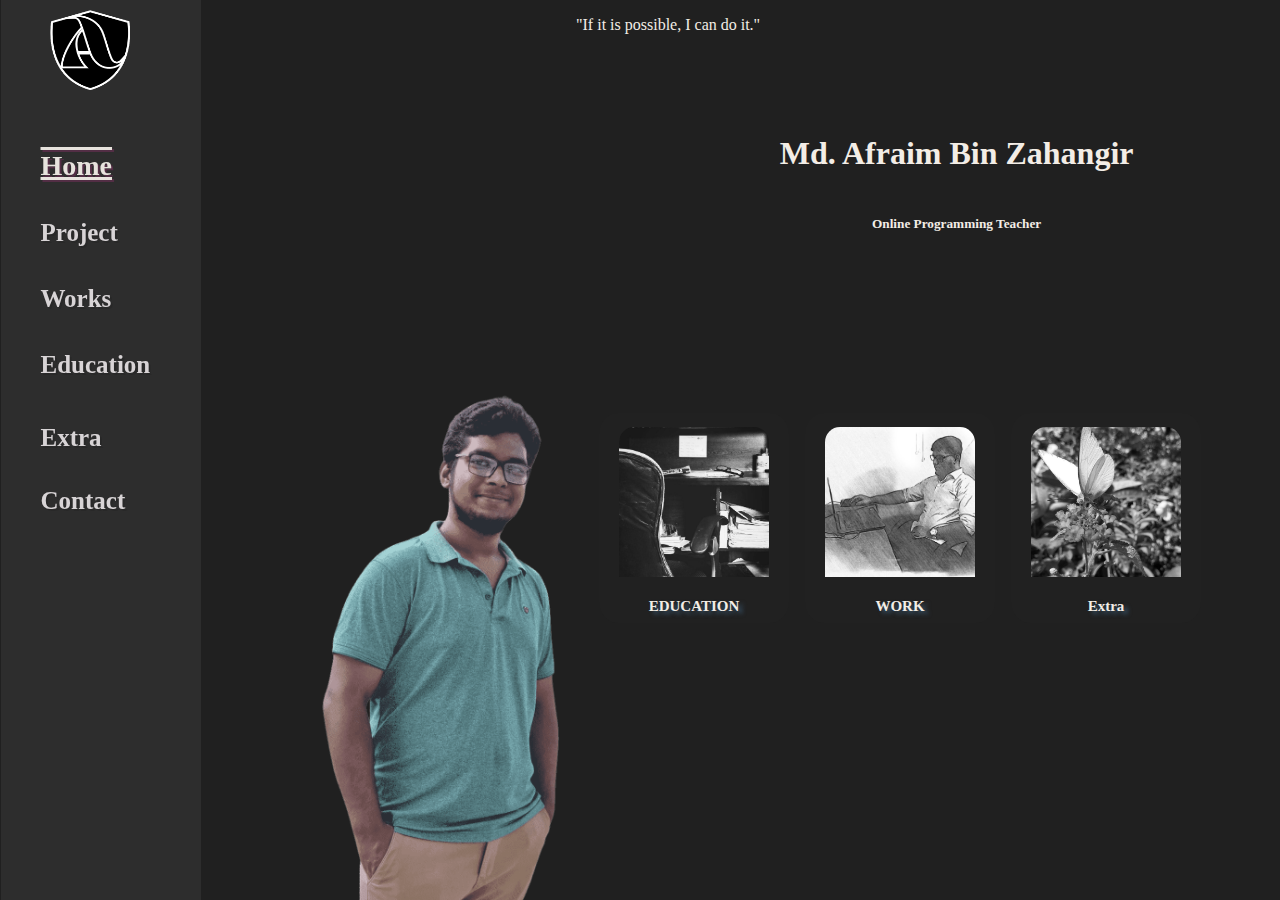
<file: index.html>
<!DOCTYPE html>
<html>
    <head>
        <meta charset="UTF-8">
    <meta http-equiv="X-UA-Compatible" content="IE=edge">
    <meta name="viewport" content="width=device-width, initial-scale=1.0">
        <meta name="viewport" content="width=device-width, initial-scale=1.0">
        <link rel="icon" href="images/logo.png" type="image/gif" sizes="16x16">
        
        <title>
            Md. Afraim Bin Zahangir
        </title>
        <link rel="stylesheet" href="css/style.css">
    </head>

    <body>
        <nav>
            <a class="logo" href="index.html" draggable="false"><img src="images/logo2.png" alt="logo" width="80" height="80" draggable="false"></a>
            <ul>
                <li class="mainlist"><a href="index.html" class="active" >Home</a></li>
                <li class="mainlist"><a href="htmls/project.html">Project</a>
                    <ul class="u1">
                        <li class="extra"><a class="extra1" href="#">Software</a></li>
                        <li class="extra"><a class="extra1" href="#">Hardware</a></li>
                        <li class="extra"><a class="extra1" href="#">Games</a></li>
                    </ul>
                </li>
                <li class="mainlist">
                <a href="htmls/work.html">Works</a>
                    <ul class="u2">
                        <li class="extra"><a class="extra2" href="htmls/work.html#Cocurricular">Co-curricular</a></li>
                        <li class="extra"><a class="extra2" href="htmls/work.html#ExtraCurricular">Extra Curricular</a></li>
                    </ul>
                </li>
                <li class="mainlist"><a href="htmls/education.html">Education</a></li>
                <li class="mainlist"><a href="htmls/extra.html">Extra</a></li>
                <li class="mainlist"><a href="htmls/contact.html">Contact</a></li>
            </ul>

        </nav>
        <div class="nav-toggle" id="nav-toggle" onclick="toggleNav()"><img src="images/logo.png" alt="Toggle Navigation"></div>



        <div class="image profile">
            <img src="images/afraim.png" width="350" alt="Afraim Zahangir" onContextMenu="return false;" draggable="false">
        </div>
        <div class="personal">
            <p id="txt">"If it is possible, I can do it."</p>
            <div class="info">
                <h1>Md. Afraim Bin Zahangir</h1>
                <h5>Online Programming Teacher</h5>
            </div>
            <div class="card-view">
                <div class="card">
                    <a href="htmls/education.html" draggable="false">
                        <img src="images/edu.jpg" width="150" height="150" style="object-fit: cover;" onContextMenu="return false;" draggable="false">
                        <p class="catagory">EDUCATION</p>
                    </a>
                </div>
                <div class="card">
                    <a href="htmls/work.html" draggable="false">
                        <img src="images/work.jpeg" width="150" height="150" style="object-fit: cover;" onContextMenu="return false;" draggable="false">
                        <p class="catagory">WORK</p>
                    </a>
                </div>
                <div class="card">
                    <a href="#" draggable="false">
                        <img src="images/Extra.jpg" width="150" height="150" style="object-fit: cover;" onContextMenu="return false;" draggable="false">
                        <p class="catagory">Extra</p>
                    </a>
                </div> 
            </div>
        </div>

        <script src="js/js.js"></script>

    </body>
</html>
</file>
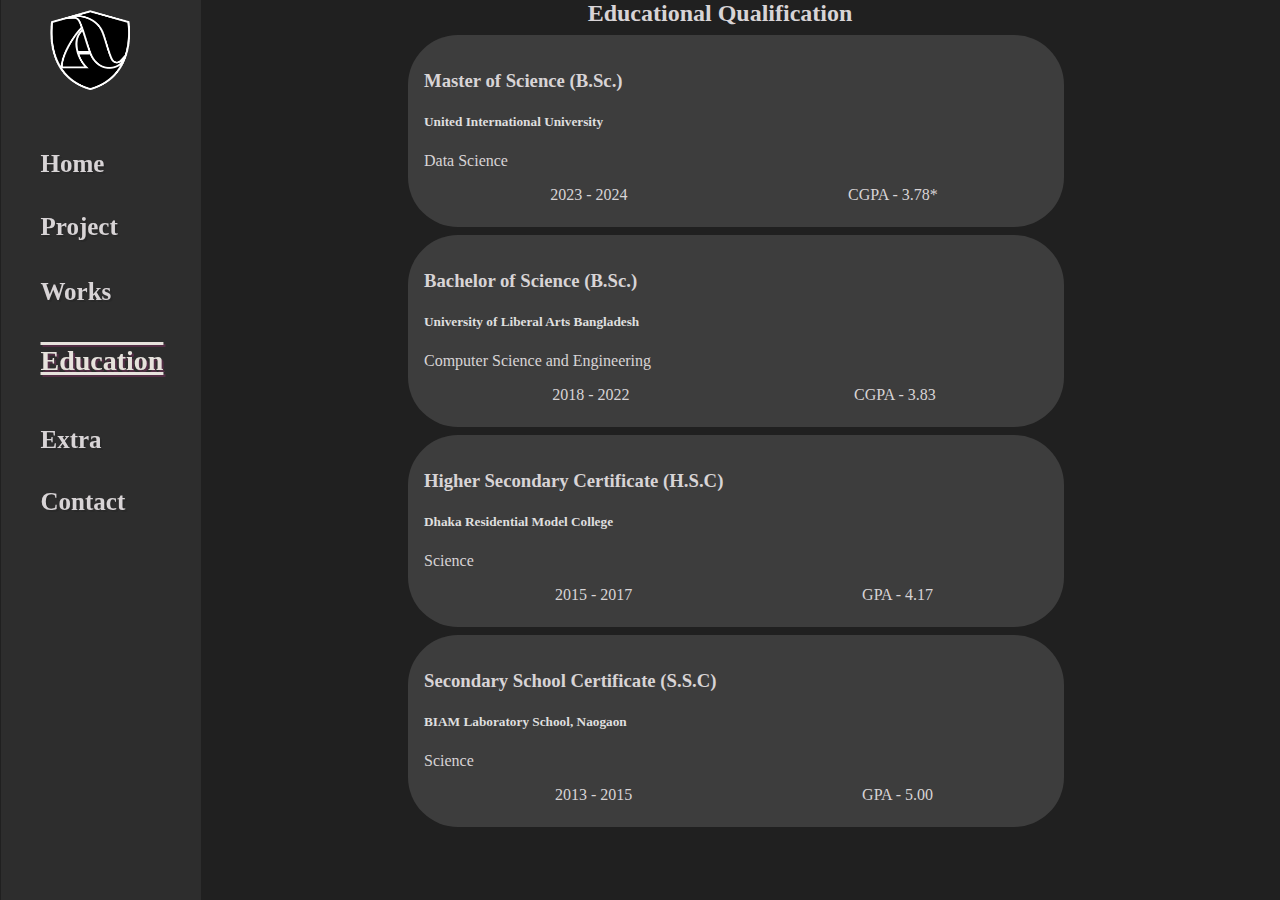
<file: htmls/education.html>
<!DOCTYPE html>
<html lang="en">
<head>
    <meta charset="UTF-8">
    <meta http-equiv="X-UA-Compatible" content="IE=edge">
    <meta name="viewport" content="width=device-width, initial-scale=1.0">
    <link rel="icon" href="../images/logo.png" type="image/gif" sizes="16x16">
    <title>
        Md. Afraim Bin Zahangir
    </title>
    <link rel="stylesheet" href="../css/style.css">
</head>
<body>
    
    <nav>
        <a class="logo" href="../index.html" draggable="false"><img src="../images/logo2.png" alt="logo" width="80" height="80" draggable="false"></a>
        <ul>
            <li class="mainlist"><a href="../index.html">Home</a></li>
            <li class="mainlist"><a href="project.html">Project</a>
                <ul class="u1">
                    <li class="extra"><a class="extra1" href="#">Software</a></li>
                    <li class="extra"><a class="extra1" href="#">Hardware</a></li>
                    <li class="extra"><a class="extra1" href="#">Games</a></li>
                </ul>
            </li>
            <li class="mainlist">
            <a href="work.html">Works</a>
                <ul class="u2">
                    <li class="extra"><a class="extra2" href="work.html#Cocurricular">Co-curricular</a></li>
                    <li class="extra"><a class="extra2" href="work.html#ExtraCurricular">Extra Curricular</a></li>
                </ul>
            </li>
            <li class="mainlist"><a href="education.html" class="active">Education</a></li>
            <li class="mainlist"><a href="extra.html">Extra</a></li>
            <li class="mainlist"><a href="contact.html">Contact</a></li>
        </ul>
    </nav>


    <div class="objective" title="Educational Qualification">
        <h2 class="title" id="Education"> Educational Qualification</h2>
        <div class="details">
            <div class="flex-container">
                <div class="flex-item">
                    <h3>Master of Science (B.Sc.)</h2>
                    <h5 style="color: rgb(223, 223, 223);">United International University</h4>
                        Data Science
                    <div class="flex">
                        <div>
                            2023 - 2024
                        </div>
                        <div>
                            CGPA - 3.78*
                        </div>                           
                    </div>  
                </div>
            </div>
            <div class="flex-container">
                <div class="flex-item">
                    <h3>Bachelor of Science (B.Sc.)</h2>
                    <h5 style="color: rgb(223, 223, 223);">University of Liberal Arts Bangladesh</h4>
                        Computer Science and Engineering
                    <div class="flex">
                        <div>
                            2018 - 2022
                        </div>
                        <div>
                            CGPA - 3.83
                        </div>                           
                    </div>  
                </div>
            </div>
            <div class="flex-container">
                <div class="flex-item">
                    <h3>Higher Secondary Certificate (H.S.C)</h2>
                    <h5 style="color: rgb(223, 223, 223);">Dhaka Residential Model College</h4>
                        Science
                    <div class="flex">
                        <div>
                            2015 - 2017
                        </div>
                        <div>
                            GPA - 4.17
                        </div>                           
                    </div>  
                </div>
            </div>
            <div class="flex-container">
                <div class="flex-item">
                    <h3>Secondary School Certificate (S.S.C)</h2>
                    <h5 style="color: rgb(223, 223, 223);">BIAM Laboratory School, Naogaon</h4>
                        Science
                    <div class="flex">
                        <div>
                            2013 - 2015
                        </div>
                        <div>
                            GPA - 5.00
                        </div>                           
                    </div>  
                </div>
            </div>

            </div>
        </div> 
</body>
</html>
</file>
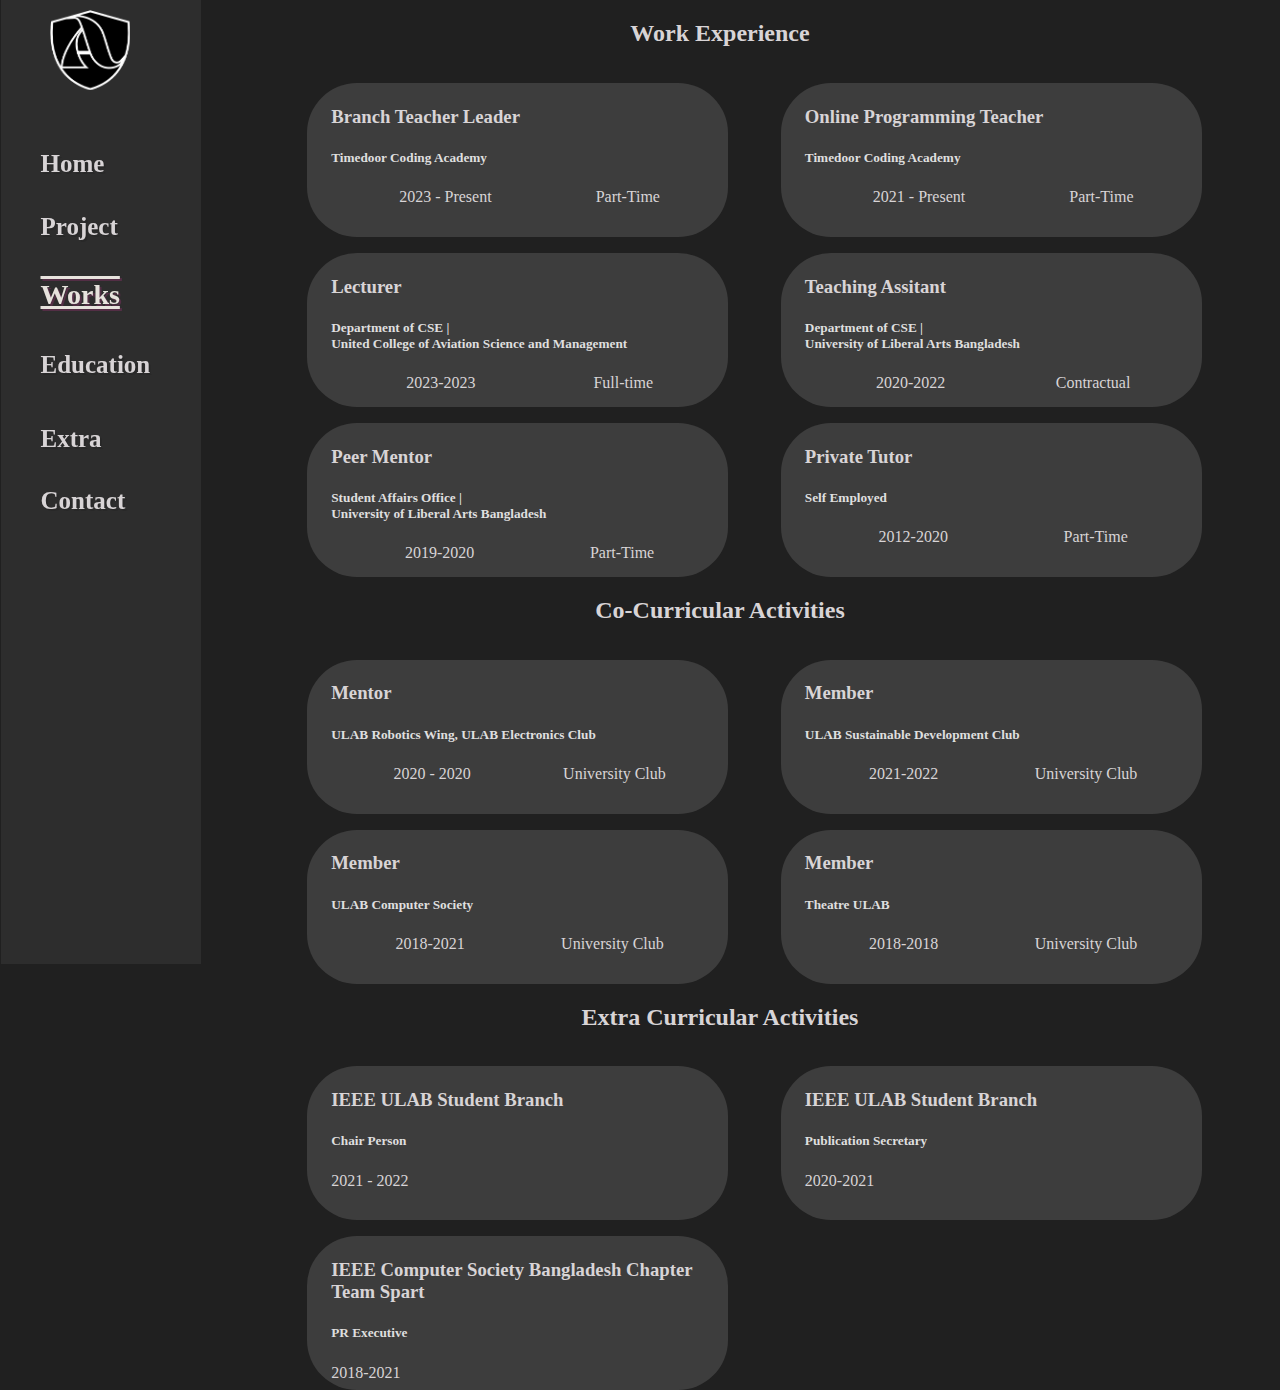
<file: htmls/work.html>
<!DOCTYPE html>
<html lang="en">
<head>
    <meta charset="UTF-8">
    <meta http-equiv="X-UA-Compatible" content="IE=edge">
    <meta name="viewport" content="width=device-width, initial-scale=1.0">
    <link rel="icon" href="../images/logo.png" type="image/gif" sizes="16x16">
    <title>
        Md. Afraim Bin Zahangir
    </title>
    <link rel="stylesheet" href="../css/style.css">
</head>
<body>
    <nav>
        <a class="logo" href="../index.html" draggable="false"><img src="../images/logo2.png" alt="logo" width="80" height="80" draggable="false"></a>
        <ul>
            <li class="mainlist"><a href="../index.html">Home</a></li>
            <li class="mainlist"><a href="project.html">Project</a>
                <ul class="u1">
                    <li class="extra"><a class="extra1" href="#">Software</a></li>
                    <li class="extra"><a class="extra1" href="#">Hardware</a></li>
                    <li class="extra"><a class="extra1" href="#">Games</a></li>
                </ul>
            </li>
            <li class="mainlist">
            <a href="work.html" class="active">Works</a>
                <ul class="u2">
                    <li class="extra"><a class="extra2" href="#Cocurricular">Co-curricular</a></li>
                    <li class="extra"><a class="extra2" href="#ExtraCurricular">Extra Curricular</a></li>
                </ul>
            </li>
            <li class="mainlist"><a href="education.html">Education</a></li>
            <li class="mainlist"><a href="extra.html">Extra</a></li>
            <li class="mainlist"><a href="contact.html">Contact</a></li>
        </ul>
    </nav>

    <div>
        <div class="objective" title="Work">
            <h2 class="title" id="Work"> Work Experience</h2>
            <div class="details-work">
                <div>
                    <div class="flex-item-work">
                        <h3>Branch Teacher Leader</h2>
                        <h5 style="color: rgb(223, 223, 223);">Timedoor Coding Academy</h4>
                        <div class="flex">
                            <div>
                                2023 - Present
                            </div>
                            <div>
                                Part-Time
                            </div>                           
                        </div>  
                    </div>
                </div>
                <div>
                    <div class="flex-item-work">
                        <h3>Online Programming Teacher</h2>
                        <h5 style="color: rgb(223, 223, 223);">Timedoor Coding Academy</h4>
                        <div class="flex">
                            <div>
                                2021 - Present
                            </div>
                            <div>
                                Part-Time
                            </div>                           
                        </div>  
                    </div>
                </div>
                <div>
                    <div class="flex-item-work">
                        <h3>Lecturer</h2>
                        <h5 style="color: rgb(223, 223, 223);">Department of CSE |<br> United College of Aviation Science and Management</h4>
                        <div class="flex">
                            <div>
                                2023-2023
                            </div>
                            <div>
                                Full-time
                            </div>                           
                        </div>  
                    </div>
                </div>
                <div>
                    <div class="flex-item-work">
                        <h3>Teaching Assitant</h2>
                        <h5 style="color: rgb(223, 223, 223);">Department of CSE |<br> University of Liberal Arts Bangladesh</h4>
                        <div class="flex">
                            <div>
                                2020-2022
                            </div>
                            <div>
                                Contractual
                            </div>                           
                        </div>  
                    </div>
                </div>
                <div>
                    <div class="flex-item-work" style="height: 9em;">
                        <h3>Peer Mentor</h2>
                        <h5 style="color: rgb(223, 223, 223);">Student Affairs Office |<br> University of Liberal Arts Bangladesh</h5>
                        <div class="flex">
                            <div>
                                2019-2020
                            </div>
                            <div>
                                Part-Time
                            </div>                           
                        </div>  
                    </div>
                </div>
                <div>
                    <div class="flex-item-work">
                        <h3>Private Tutor</h2>
                        <h5 style="color: rgb(223, 223, 223);">Self Employed</h5>
                        <div class="flex">
                            <div>
                                2012-2020
                            </div>
                            <div>
                                Part-Time
                            </div>                           
                        </div>  
                    </div>
                </div>
                </div>
            </div>
    </div>
    <div id="Cocurricular" style="margin-top: 1em;">
        
        <div class="objective" title="Work">
            <h2 class="title" id="Work"> Co-Curricular Activities</h2>
            <div class="details-work">
                <div>
                    <div class="flex-item-work">
                        <h3>Mentor</h2>
                        <h5 style="color: rgb(223, 223, 223);">ULAB Robotics Wing, ULAB Electronics Club</h4>
                        <div class="flex">
                            <div>
                                2020 - 2020
                            </div>
                            <div>
                                University Club
                            </div>                           
                        </div>  
                    </div>
                </div>
                <div>
                    <div class="flex-item-work">
                        <h3>Member</h2>
                        <h5 style="color: rgb(223, 223, 223);">ULAB Sustainable Development Club</h4>
                        <div class="flex">
                            <div>
                                2021-2022
                            </div>
                            <div>
                                University Club
                            </div>                           
                        </div>  
                    </div>
                </div>
                <div>
                    <div class="flex-item-work">
                        <h3>Member</h2>
                        <h5 style="color: rgb(223, 223, 223);">ULAB Computer Society</h5>
                        <div class="flex">
                            <div>
                                2018-2021
                            </div>
                            <div>
                                University Club
                            </div>                           
                        </div>  
                    </div>
                </div>
                <div>
                    <div class="flex-item-work">
                        <h3>Member</h2>
                        <h5 style="color: rgb(223, 223, 223);">Theatre ULAB</h5>
                        <div class="flex">
                            <div>
                                2018-2018
                            </div>
                            <div>
                                University Club
                            </div>                           
                        </div>  
                    </div>
                </div>
                </div>
            </div>
    </div>
    </div>
    <div id="ExtraCurricular" style="margin-top: 1em;">
        
        <div class="objective" title="Work">
            <h2 class="title" id="Work"> Extra Curricular Activities</h2>
            <div class="details-work">
                <div>
                    <div class="flex-item-work">
                        <h3>IEEE ULAB Student Branch</h2>
                        <h5 style="color: rgb(223, 223, 223);">Chair Person</h4>
                        <div> 2021 - 2022 </div>
                    </div>
                </div>
                <div>
                    <div class="flex-item-work">
                        <h3>IEEE ULAB Student Branch</h2>
                        <h5 style="color: rgb(223, 223, 223);">Publication Secretary</h4>
                        <div> 2020-2021 </div>  
                    </div>
                </div>
                <div>
                    <div class="flex-item-work">
                        <h3>IEEE Computer Society Bangladesh Chapter Team Spart</h2>
                        <h5 style="color: rgb(223, 223, 223);">PR Executive</h5>
                        <div> 2018-2021 </div>  
                    </div>
                </div>
                </div>
            </div>
    </div>
    </div>
</body>
</html>
</file>
<file: css/style.css>
body{
    background-color: rgba(19, 19, 19, 0.945);
    /* background-image: url(../images/background.gif); */
    margin: 0px;
    transition: 700ms ease-in-out;
}
.nav-toggle{
    display: none;
}
.logo img{
    position: fixed;
    top: 10px;
    left: 50px;
    z-index: 1;
}
.logo{
    text-decoration: none;
}
nav ul{
    list-style-type: none;
    width: 50px;
    height: 100%;
}
.mainlist,a{
    display: inline-block;
    align-content: center;
    padding: 5% 0% 25% 0%;
    color: rgb(216, 212, 214);
    font-weight: bolder;
    font-size: 25px;
    margin: 0;
    text-decoration: none;
    text-shadow: 2px 2px rgba(0, 0, 0, 0.103);
}

nav li .u1{
    width: 250px;
    visibility: hidden;
    position: absolute;
    top: 160px;
    left: 15%;
    padding-left: 0px;
    margin-left: 0px;
    z-index: -1;
}
nav li:hover .u1{
    width: 250px;
    height: min-content;
    padding-left: 35px;
    visibility: visible;
    position: absolute;
    top: 160px;
    left: 42%;
    z-index: -1;
    display: flex;
    flex-direction: column;
    word-break: none;
    transition: 800ms ease-in-out;
    text-shadow: 2px 2px rgba(168, 49, 122, 0.308);
}

nav li .u2{
    width: 250px;
    visibility: hidden;
    position: absolute;
    top: 225px;
    left: 15%;
    z-index: -1;
}
nav li:hover .u2{
    z-index: -1;
    width: 250px;
    height: min-content;
    padding-left: 35px;
    visibility: visible;
    position: absolute;
    top: 225px;
    left: 42%;
    display: flex;
    flex-direction: column;
    word-break: none;
    transition: 800ms ease-in-out;
    text-shadow: 2px 2px rgba(168, 49, 122, 0.308);
}
nav li ul a{
    padding: 10%;
    font-size: 20px;
}
nav li ul .extra1:hover{
    font-size: 22px;
}
nav li ul .extra2:hover{
    font-size: 22px;
}
.extra1,.extra{
    background-color: transparent;
}
.extra{
    background-color: rgba(201, 201, 201, 0.010);
}
nav a:hover{
    font-size: 30px;
    display: inline-block;
    color: rgb(231, 227, 221);
    transition: 500ms ease-in-out;
    text-shadow: 1px 1px rgba(168, 49, 122, 0.308);
}
.active{
    display: inline-block;
    color: rgb(231, 227, 221);
    text-decoration: solid 3px overline underline;
    transition: 500ms ease-in-out;
    font-size: 28px;
    text-shadow: 2px 2px rgba(168, 49, 122, 0.308);
}
nav{
    position: fixed;
    padding-top: 5%;
    left: .5px;
    display: block;
    width: 200px;
    height: 100%;
    top: 0px;
    bottom: 0px;
    background-color: rgba(68, 68, 68, 0.363);
}
.profile img{
    width: 15rem;
    left: 25%;
    bottom: 0%;
    z-index: -1;
    position: fixed;
    filter: grayscale(30%);
    -webkit-filter: grayscale(30%);
}
.info{
    display: grid;
    justify-items: center;
    margin-top: 13%;
    position: absolute;
    top: 10%;
    width: 577px;
    left: 50%;
}
.info h1, h5 {
    color: rgb(243, 237, 230);
}
.personal p{
    color: rgb(243, 237, 230);
}
.personal{
    position: absolute;
    left: 45%;
    height: 100vh;
    align-items: center;
}

.card-view{
    position: absolute;
    left: 15px;
    top: 45%;
    display: flex;
    
}
.card{
    z-index: 1;
    cursor: pointer;
    border-radius: 10% 10% 10% 10%;
    width: 180px;
    text-align: center;
    padding: 5px;
    height: 200px;
    margin: 0.5rem;
    background-color: rgba(49, 48, 48, 0.089);
}
.card:hover{
    height: 200px;
    transform: translateY(-35px);
    transition: 350ms ease-in-out;
    -ms-transform: translateY(-35px);
    background-color: rgba(131, 129, 130, 0.192);
}
.card img{
    border-radius: 10% 10% 0% 0%;
    -webkit-filter: grayscale(100%);
    filter: grayscale(100%);
}

.card:hover .catagory{
    color: rgb(216, 212, 214);
    text-shadow: 4px 3px 4px #38546B;
    font-weight: bolder;
    font-size: 20px;
    position: relative;
    transition: 550ms ease-in-out;
    transform: translateY(-25px);
}
.catagory{
    color: rgb(216, 212, 214);
    text-shadow: 4px 3px 4px #38546B;
    font-weight: bolder;
    font-size: 15px;
}

.card a{
    text-decoration: none;
    box-decoration-break: none;
}
.main{
    display: flex;
}

.objective{
    top: 0px;
    margin-left: 10em;
    color:  rgb(216, 212, 214);
    padding: 0;
}
.details-work{
    display: grid;
    grid-template-columns: 37vw 22em;
    justify-content: center;
}

.flex-item {
    width: 50vw;
    height: 11rem;
    background-color: #3d3d3d;
    margin: 0.5em 0em 0em 0em;
    padding: 1em 0 0 1em;
    border-radius: 50px;
}
.flex-item-work{
    width: 31vw;
    height: 9em;
    background-color: #3d3d3d;
    margin: 1em 0em 0px 0;
    padding: 0.25em 0 6px 1.5em;
    border-radius: 50px;}

.flex {
    display: flex;
    justify-content: space-around;
    margin: 1rem;
}
#Education{
margin: 0;
}
h3 {
    display: block;
    font-size: 1.17em;
    margin-block-start: 1em;
    margin-block-end: 1em;
    margin-inline-start: 0px;
    margin-inline-end: 0px;
    font-weight: bold;
}
.title{
    display: flex;
    justify-content: space-around;
}
.flex-container {
    display: flex;
    flex-direction: column;
    gap: 4rem;
    justify-content: space-evenly;
    margin-left: 2rem;
    flex-wrap: wrap;
    align-content: center;
    align-items: center;
}



.Right-center{
    width: 84vw;
    height: auto;
    position: relative;
    color:rgb(216, 212, 214);
    z-index: -1;
}

.Boxes{
    margin-left: 18%;
    margin-top: 10%;
}

@media screen and (max-width: 450px) {
    body{
        height: 100vh;
        width: 100vw;
    }
    .open{
        display: block;
    }
    .logo img{
        position: relative;
        top: 3px;
        left: 18px;
        z-index: 0;
    }
    nav {
        display: none; /* Hide the nav initially on small screens */
        position: fixed;
        top: 0;
        right: 0;
        width: 100%;
        height: 100%;
        background-color: rgba(68, 68, 68, 0.9);
        z-index: 2;
        overflow-y: auto;
    }

    nav ul {
        list-style-type: none;
        padding: 20px;
        text-align: right;
    }

    nav ul li {
        margin-bottom: 20px;
    }

    nav a {
        color: rgb(216, 212, 214);
        text-decoration: none;
        font-size: 18px;
        display: block;
        padding: 10px;
        transition: color 0.3s;
    }

    nav a:hover {
        color: rgb(231, 227, 221);
    }

    .nav-toggle {
        display: block;
        position: fixed;
        top: 10px;
        right: 10px;
        cursor: pointer;
        z-index: 3;
    }

    .nav-toggle img {
        width: 30px;
        height: 30px;
    }

    .nav-toggle.open {
        z-index: 5; /* Ensure it's below the nav */
    }

    .nav-toggle.open + nav {
        display: block; /* Show the nav when the button is clicked */
    }

    .image.profile {
        position: fixed;
        left: 0;
        bottom: 0;
        width: 100%;
        text-align: center;
    }

    .personal {
        padding: 20px;
        margin-top: 100px; /* Adjust as needed */
    }

    .card-view {
        flex-direction: column;
        position: absolute;
        left: 10em;
        top: 45%;
        display: flex;
    }

    .card {
        margin-left: auto;
        margin-right: auto;
        margin-bottom: 20px;
    }
    .personal {
        padding: 20px;
        margin-top: 50vh; /* Adjust as needed */
        transform: translate(0, -50%);
    }

    .info {
            display: grid;
            justify-items: center;
            /* margin-top: 13%; */
            position: absolute;
            /* top: 10%; */
            width: 560px;
            left: -11em;
    }
    .profile img {
        width: 15rem;
        left: 0;
        bottom: 0%;
        z-index: -1;
        position: fixed;
        filter: grayscale(30%);
        -webkit-filter: grayscale(30%);
    }nav li .u1{
        width: 250px;
        visibility: hidden;
        position: absolute;
        top: 160px;
        left: 0%;
        padding-left: 0px;
        margin-left: 0px;
        z-index: -1;
    }
    nav li:hover .u1{
        width: 250px;
        height: min-content;
        padding-left: 35px;
        visibility: visible;
        position: absolute;
        top: 160px;
        left: 9%;
        z-index: -1;
        display: flex;
        flex-direction: column;
        word-break: none;
        transition: 800ms ease-in-out;
        text-shadow: 2px 2px rgba(168, 49, 122, 0.308);
    }
    nav li .u2{
        width: 250px;
        visibility: hidden;
        position: absolute;
        top: 160px;
        left: 0%;
        padding-left: 0px;
        margin-left: 0px;
        z-index: -1;
    }
    nav li:hover .u2{
        width: 250px;
        height: min-content;
        padding-left: 35px;
        visibility: visible;
        position: absolute;
        top: 160px;
        left: 9%;
        z-index: -1;
        display: flex;
        flex-direction: column;
        word-break: none;
        transition: 800ms ease-in-out;
        text-shadow: 2px 2px rgba(168, 49, 122, 0.308);
    }

}
@media screen and (max-width: 520px) {
    body{
        height: 100vh;
        width: 100vw;
    }
    nav {
        display: none; /* Hide the nav initially on small screens */
        position: fixed;
        top: 0;
        right: 0;
        width: 100%;
        height: 100%;
        background-color: rgba(68, 68, 68, 0.9);
        z-index: 2;
        overflow-y: auto;
    }

    nav ul {
        list-style-type: none;
        padding: 20px;
        text-align: right;
    }

    nav ul li {
        margin-bottom: 20px;
    }

    nav a {
        color: rgb(216, 212, 214);
        text-decoration: none;
        font-size: 18px;
        display: block;
        padding: 10px;
        transition: color 0.3s;
    }

    nav a:hover {
        color: rgb(231, 227, 221);
    }

    .nav-toggle {
        display: block;
        position: fixed;
        top: 10px;
        right: 10px;
        cursor: pointer;
        z-index: 3;
    }
    .open{
        display: block;
    }
    .logo img{
        position: relative;
        top: 3px;
        left: 18px;
        z-index: 0;
    }
    .nav-toggle img {
        width: 30px;
        height: 30px;
    }

    .nav-toggle.open {
        z-index: 5; /* Ensure it's below the nav */
    }

    .nav-toggle.open + nav {
        display: block; /* Show the nav when the button is clicked */
    }

    .image.profile {
        position: fixed;
        left: 0;
        bottom: 0;
        width: 100%;
        text-align: center;
    }

    .personal {
        padding: 20px;
        margin-top: 100px; /* Adjust as needed */
    }

    .card-view {
        flex-direction: column;
        position: absolute;
        left: 1em;
        top: 45%;
        display: flex;
    }

    .card {
        margin-left: auto;
        margin-right: auto;
        margin-bottom: 20px;
    }
    .personal {
        padding: 20px;
        margin-top: 50vh; /* Adjust as needed */
        transform: translate(0, -50%);
    }

    .info {
            display: grid;
            justify-items: center;
            /* margin-top: 13%; */
            position: absolute;
            /* top: 10%; */
            width: 560px;
            left: -11em;
    }
    .profile img {
        width: 9rem;
        left: 0;
        bottom: 0%;
        z-index: -1;
        position: fixed;
        filter: grayscale(30%);
        -webkit-filter: grayscale(30%);
    }
    nav a:hover{
        font-size: 30px;
        display: inline-block;
        color: rgb(231, 227, 221);
        transition: 500ms ease-in-out;
        text-shadow: 1px 1px rgba(168, 49, 122, 0.308);
    }
    nav li .u1{
        width: 250px;
        visibility: hidden;
        position: absolute;
        top: 160px;
        left: 0%;
        padding-left: 0px;
        margin-left: 0px;
        z-index: -1;
    }
    nav li:hover .u1{
        width: 250px;
        height: min-content;
        padding-left: 35px;
        visibility: visible;
        position: absolute;
        top: 160px;
        left: 9%;
        z-index: -1;
        display: flex;
        flex-direction: column;
        word-break: none;
        transition: 800ms ease-in-out;
        text-shadow: 2px 2px rgba(168, 49, 122, 0.308);
    }
    nav li .u2{
        width: 250px;
        visibility: hidden;
        position: absolute;
        top: 160px;
        left: 0%;
        padding-left: 0px;
        margin-left: 0px;
        z-index: -1;
    }
    nav li:hover .u2{
        width: 250px;
        height: min-content;
        padding-left: 35px;
        visibility: visible;
        position: absolute;
        top: 160px;
        left: 9%;
        z-index: -1;
        display: flex;
        flex-direction: column;
        word-break: none;
        transition: 800ms ease-in-out;
        text-shadow: 2px 2px rgba(168, 49, 122, 0.308);
    }
}
</file>
